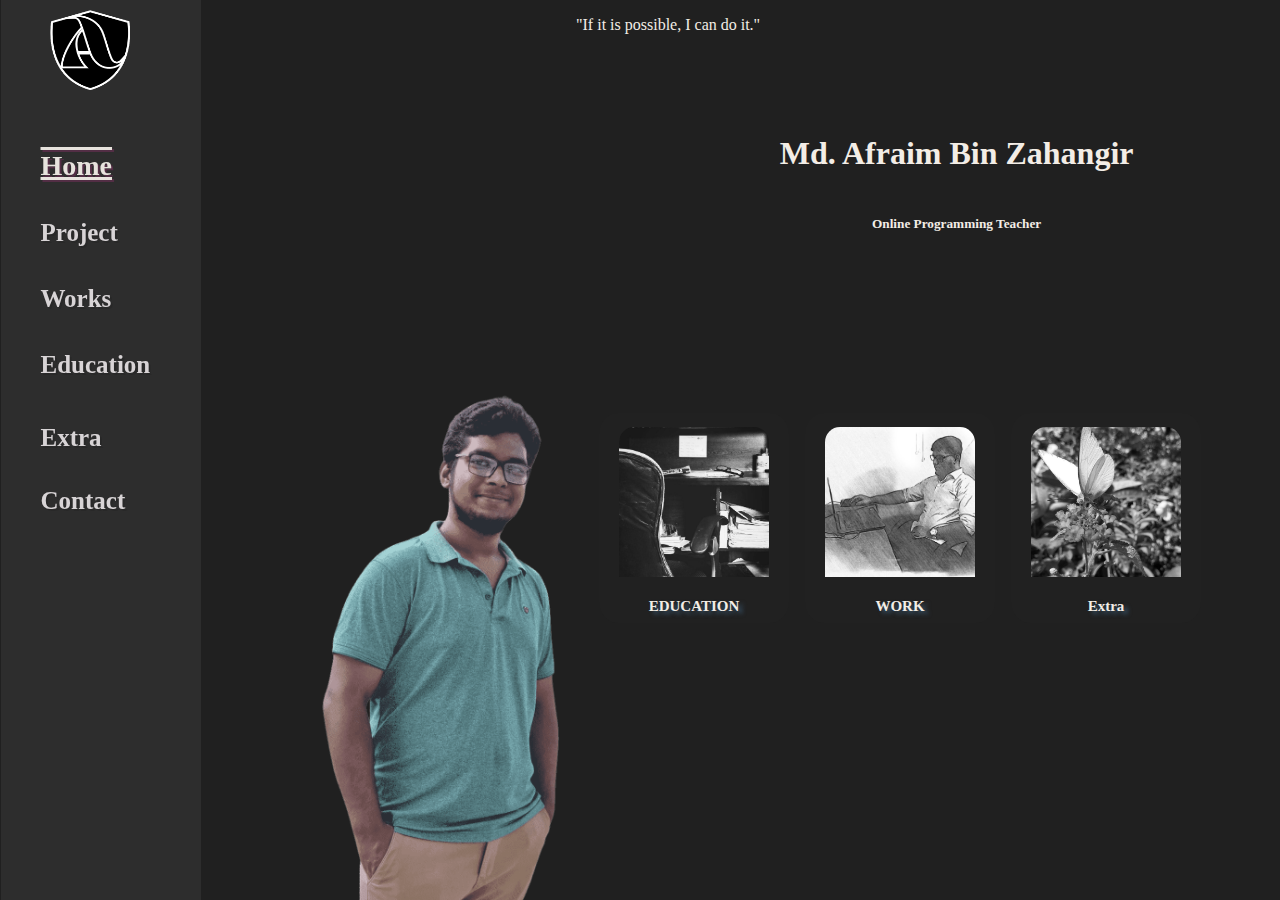
<file: index.html>
<!DOCTYPE html>
<html>
    <head>
        <meta charset="UTF-8">
    <meta http-equiv="X-UA-Compatible" content="IE=edge">
    <meta name="viewport" content="width=device-width, initial-scale=1.0">
        <meta name="viewport" content="width=device-width, initial-scale=1.0">
        <link rel="icon" href="images/logo.png" type="image/gif" sizes="16x16">
        
        <title>
            Md. Afraim Bin Zahangir
        </title>
        <link rel="stylesheet" href="css/style.css">
    </head>

    <body>
        <nav>
            <a class="logo" href="index.html" draggable="false"><img src="images/logo2.png" alt="logo" width="80" height="80" draggable="false"></a>
            <ul>
                <li class="mainlist"><a href="index.html" class="active" >Home</a></li>
                <li class="mainlist"><a href="htmls/project.html">Project</a>
                    <ul class="u1">
                        <li class="extra"><a class="extra1" href="#">Software</a></li>
                        <li class="extra"><a class="extra1" href="#">Hardware</a></li>
                        <li class="extra"><a class="extra1" href="#">Games</a></li>
                    </ul>
                </li>
                <li class="mainlist">
                <a href="htmls/work.html">Works</a>
                    <ul class="u2">
                        <li class="extra"><a class="extra2" href="htmls/work.html#Cocurricular">Co-curricular</a></li>
                        <li class="extra"><a class="extra2" href="htmls/work.html#ExtraCurricular">Extra Curricular</a></li>
                    </ul>
                </li>
                <li class="mainlist"><a href="htmls/education.html">Education</a></li>
                <li class="mainlist"><a href="htmls/extra.html">Extra</a></li>
                <li class="mainlist"><a href="htmls/contact.html">Contact</a></li>
            </ul>

        </nav>
        <div class="nav-toggle" id="nav-toggle" onclick="toggleNav()"><img src="images/logo.png" alt="Toggle Navigation"></div>



        <div class="image profile">
            <img src="images/afraim.png" width="350" alt="Afraim Zahangir" onContextMenu="return false;" draggable="false">
        </div>
        <div class="personal">
            <p id="txt">"If it is possible, I can do it."</p>
            <div class="info">
                <h1>Md. Afraim Bin Zahangir</h1>
                <h5>Online Programming Teacher</h5>
            </div>
            <div class="card-view">
                <div class="card">
                    <a href="htmls/education.html" draggable="false">
                        <img src="images/edu.jpg" width="150" height="150" style="object-fit: cover;" onContextMenu="return false;" draggable="false">
                        <p class="catagory">EDUCATION</p>
                    </a>
                </div>
                <div class="card">
                    <a href="htmls/work.html" draggable="false">
                        <img src="images/work.jpeg" width="150" height="150" style="object-fit: cover;" onContextMenu="return false;" draggable="false">
                        <p class="catagory">WORK</p>
                    </a>
                </div>
                <div class="card">
                    <a href="#" draggable="false">
                        <img src="images/Extra.jpg" width="150" height="150" style="object-fit: cover;" onContextMenu="return false;" draggable="false">
                        <p class="catagory">Extra</p>
                    </a>
                </div> 
            </div>
        </div>

        <script src="js/js.js"></script>

    </body>
</html>
</file>
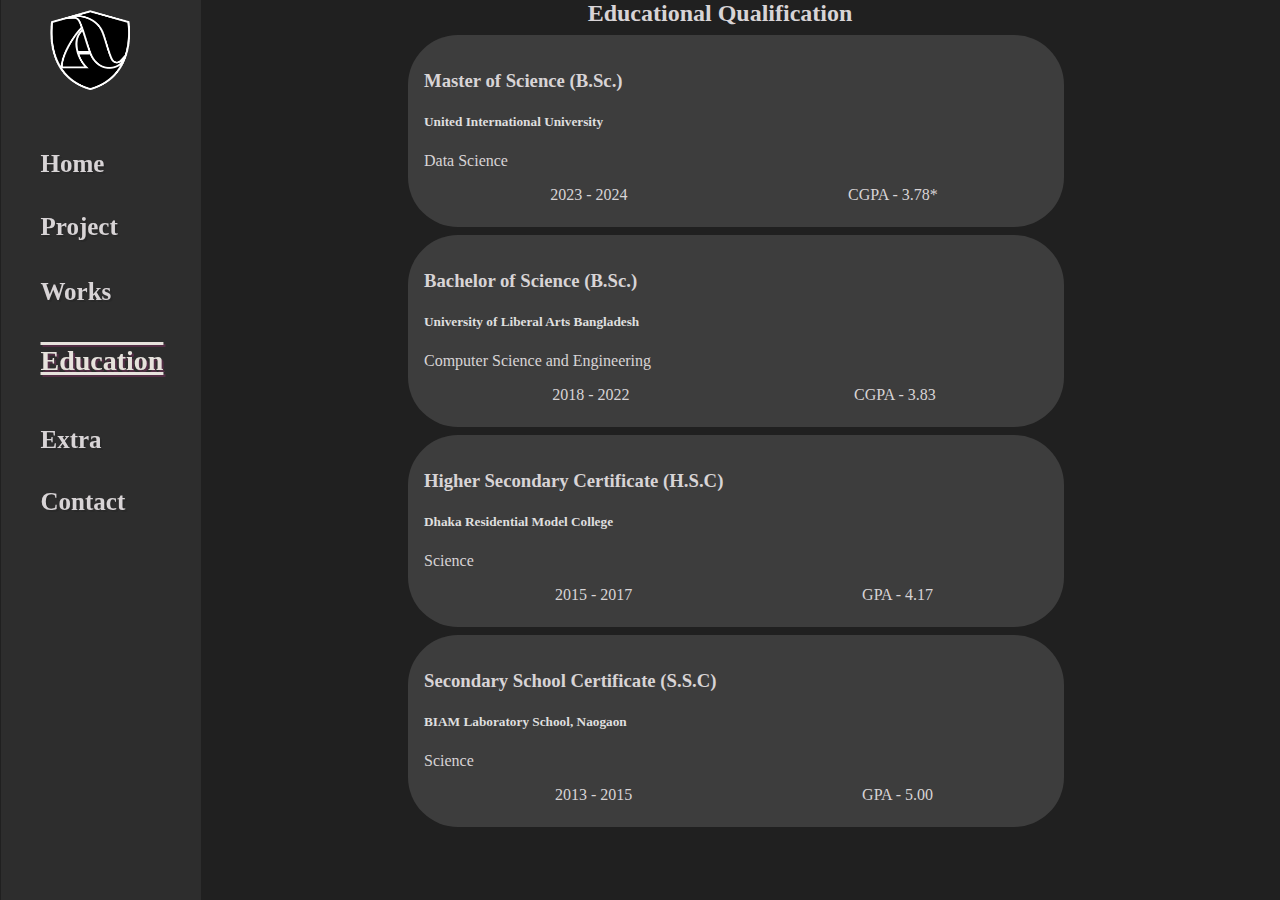
<file: htmls/education.html>
<!DOCTYPE html>
<html lang="en">
<head>
    <meta charset="UTF-8">
    <meta http-equiv="X-UA-Compatible" content="IE=edge">
    <meta name="viewport" content="width=device-width, initial-scale=1.0">
    <link rel="icon" href="../images/logo.png" type="image/gif" sizes="16x16">
    <title>
        Md. Afraim Bin Zahangir
    </title>
    <link rel="stylesheet" href="../css/style.css">
</head>
<body>
    
    <nav>
        <a class="logo" href="../index.html" draggable="false"><img src="../images/logo2.png" alt="logo" width="80" height="80" draggable="false"></a>
        <ul>
            <li class="mainlist"><a href="../index.html">Home</a></li>
            <li class="mainlist"><a href="project.html">Project</a>
                <ul class="u1">
                    <li class="extra"><a class="extra1" href="#">Software</a></li>
                    <li class="extra"><a class="extra1" href="#">Hardware</a></li>
                    <li class="extra"><a class="extra1" href="#">Games</a></li>
                </ul>
            </li>
            <li class="mainlist">
            <a href="work.html">Works</a>
                <ul class="u2">
                    <li class="extra"><a class="extra2" href="work.html#Cocurricular">Co-curricular</a></li>
                    <li class="extra"><a class="extra2" href="work.html#ExtraCurricular">Extra Curricular</a></li>
                </ul>
            </li>
            <li class="mainlist"><a href="education.html" class="active">Education</a></li>
            <li class="mainlist"><a href="extra.html">Extra</a></li>
            <li class="mainlist"><a href="contact.html">Contact</a></li>
        </ul>
    </nav>


    <div class="objective" title="Educational Qualification">
        <h2 class="title" id="Education"> Educational Qualification</h2>
        <div class="details">
            <div class="flex-container">
                <div class="flex-item">
                    <h3>Master of Science (B.Sc.)</h2>
                    <h5 style="color: rgb(223, 223, 223);">United International University</h4>
                        Data Science
                    <div class="flex">
                        <div>
                            2023 - 2024
                        </div>
                        <div>
                            CGPA - 3.78*
                        </div>                           
                    </div>  
                </div>
            </div>
            <div class="flex-container">
                <div class="flex-item">
                    <h3>Bachelor of Science (B.Sc.)</h2>
                    <h5 style="color: rgb(223, 223, 223);">University of Liberal Arts Bangladesh</h4>
                        Computer Science and Engineering
                    <div class="flex">
                        <div>
                            2018 - 2022
                        </div>
                        <div>
                            CGPA - 3.83
                        </div>                           
                    </div>  
                </div>
            </div>
            <div class="flex-container">
                <div class="flex-item">
                    <h3>Higher Secondary Certificate (H.S.C)</h2>
                    <h5 style="color: rgb(223, 223, 223);">Dhaka Residential Model College</h4>
                        Science
                    <div class="flex">
                        <div>
                            2015 - 2017
                        </div>
                        <div>
                            GPA - 4.17
                        </div>                           
                    </div>  
                </div>
            </div>
            <div class="flex-container">
                <div class="flex-item">
                    <h3>Secondary School Certificate (S.S.C)</h2>
                    <h5 style="color: rgb(223, 223, 223);">BIAM Laboratory School, Naogaon</h4>
                        Science
                    <div class="flex">
                        <div>
                            2013 - 2015
                        </div>
                        <div>
                            GPA - 5.00
                        </div>                           
                    </div>  
                </div>
            </div>

            </div>
        </div> 
</body>
</html>
</file>
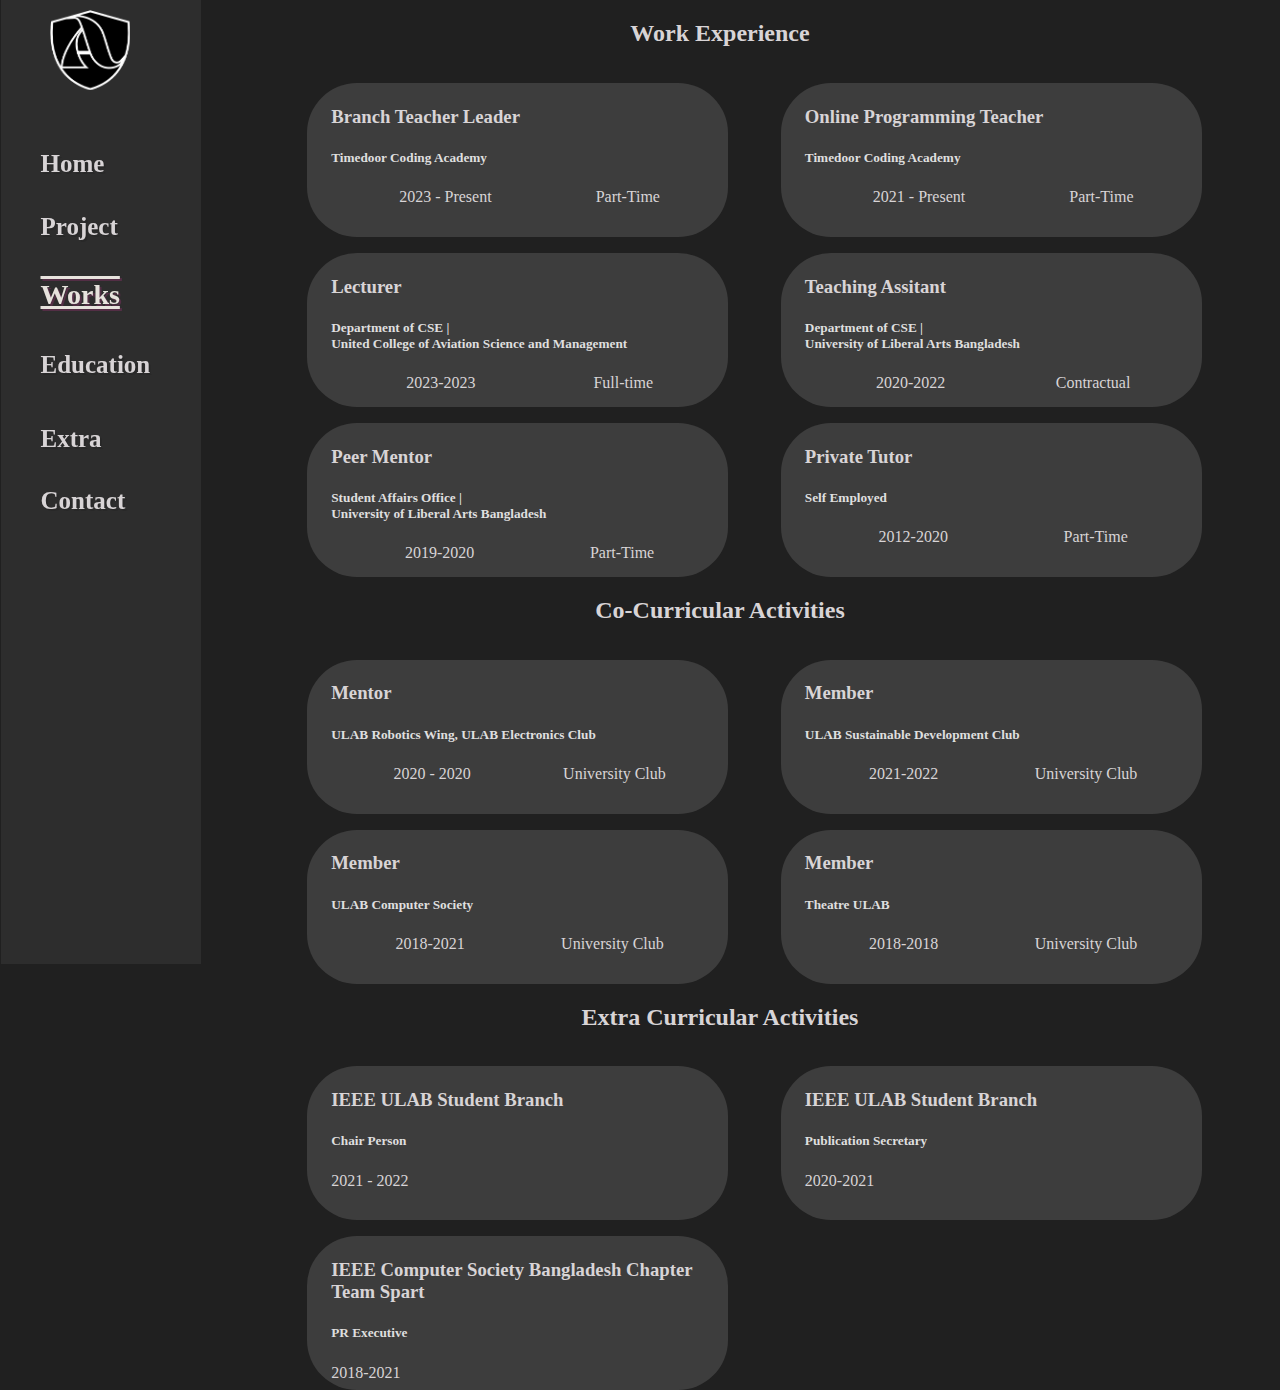
<file: htmls/work.html>
<!DOCTYPE html>
<html lang="en">
<head>
    <meta charset="UTF-8">
    <meta http-equiv="X-UA-Compatible" content="IE=edge">
    <meta name="viewport" content="width=device-width, initial-scale=1.0">
    <link rel="icon" href="../images/logo.png" type="image/gif" sizes="16x16">
    <title>
        Md. Afraim Bin Zahangir
    </title>
    <link rel="stylesheet" href="../css/style.css">
</head>
<body>
    <nav>
        <a class="logo" href="../index.html" draggable="false"><img src="../images/logo2.png" alt="logo" width="80" height="80" draggable="false"></a>
        <ul>
            <li class="mainlist"><a href="../index.html">Home</a></li>
            <li class="mainlist"><a href="project.html">Project</a>
                <ul class="u1">
                    <li class="extra"><a class="extra1" href="#">Software</a></li>
                    <li class="extra"><a class="extra1" href="#">Hardware</a></li>
                    <li class="extra"><a class="extra1" href="#">Games</a></li>
                </ul>
            </li>
            <li class="mainlist">
            <a href="work.html" class="active">Works</a>
                <ul class="u2">
                    <li class="extra"><a class="extra2" href="#Cocurricular">Co-curricular</a></li>
                    <li class="extra"><a class="extra2" href="#ExtraCurricular">Extra Curricular</a></li>
                </ul>
            </li>
            <li class="mainlist"><a href="education.html">Education</a></li>
            <li class="mainlist"><a href="extra.html">Extra</a></li>
            <li class="mainlist"><a href="contact.html">Contact</a></li>
        </ul>
    </nav>

    <div>
        <div class="objective" title="Work">
            <h2 class="title" id="Work"> Work Experience</h2>
            <div class="details-work">
                <div>
                    <div class="flex-item-work">
                        <h3>Branch Teacher Leader</h2>
                        <h5 style="color: rgb(223, 223, 223);">Timedoor Coding Academy</h4>
                        <div class="flex">
                            <div>
                                2023 - Present
                            </div>
                            <div>
                                Part-Time
                            </div>                           
                        </div>  
                    </div>
                </div>
                <div>
                    <div class="flex-item-work">
                        <h3>Online Programming Teacher</h2>
                        <h5 style="color: rgb(223, 223, 223);">Timedoor Coding Academy</h4>
                        <div class="flex">
                            <div>
                                2021 - Present
                            </div>
                            <div>
                                Part-Time
                            </div>                           
                        </div>  
                    </div>
                </div>
                <div>
                    <div class="flex-item-work">
                        <h3>Lecturer</h2>
                        <h5 style="color: rgb(223, 223, 223);">Department of CSE |<br> United College of Aviation Science and Management</h4>
                        <div class="flex">
                            <div>
                                2023-2023
                            </div>
                            <div>
                                Full-time
                            </div>                           
                        </div>  
                    </div>
                </div>
                <div>
                    <div class="flex-item-work">
                        <h3>Teaching Assitant</h2>
                        <h5 style="color: rgb(223, 223, 223);">Department of CSE |<br> University of Liberal Arts Bangladesh</h4>
                        <div class="flex">
                            <div>
                                2020-2022
                            </div>
                            <div>
                                Contractual
                            </div>                           
                        </div>  
                    </div>
                </div>
                <div>
                    <div class="flex-item-work" style="height: 9em;">
                        <h3>Peer Mentor</h2>
                        <h5 style="color: rgb(223, 223, 223);">Student Affairs Office |<br> University of Liberal Arts Bangladesh</h5>
                        <div class="flex">
                            <div>
                                2019-2020
                            </div>
                            <div>
                                Part-Time
                            </div>                           
                        </div>  
                    </div>
                </div>
                <div>
                    <div class="flex-item-work">
                        <h3>Private Tutor</h2>
                        <h5 style="color: rgb(223, 223, 223);">Self Employed</h5>
                        <div class="flex">
                            <div>
                                2012-2020
                            </div>
                            <div>
                                Part-Time
                            </div>                           
                        </div>  
                    </div>
                </div>
                </div>
            </div>
    </div>
    <div id="Cocurricular" style="margin-top: 1em;">
        
        <div class="objective" title="Work">
            <h2 class="title" id="Work"> Co-Curricular Activities</h2>
            <div class="details-work">
                <div>
                    <div class="flex-item-work">
                        <h3>Mentor</h2>
                        <h5 style="color: rgb(223, 223, 223);">ULAB Robotics Wing, ULAB Electronics Club</h4>
                        <div class="flex">
                            <div>
                                2020 - 2020
                            </div>
                            <div>
                                University Club
                            </div>                           
                        </div>  
                    </div>
                </div>
                <div>
                    <div class="flex-item-work">
                        <h3>Member</h2>
                        <h5 style="color: rgb(223, 223, 223);">ULAB Sustainable Development Club</h4>
                        <div class="flex">
                            <div>
                                2021-2022
                            </div>
                            <div>
                                University Club
                            </div>                           
                        </div>  
                    </div>
                </div>
                <div>
                    <div class="flex-item-work">
                        <h3>Member</h2>
                        <h5 style="color: rgb(223, 223, 223);">ULAB Computer Society</h5>
                        <div class="flex">
                            <div>
                                2018-2021
                            </div>
                            <div>
                                University Club
                            </div>                           
                        </div>  
                    </div>
                </div>
                <div>
                    <div class="flex-item-work">
                        <h3>Member</h2>
                        <h5 style="color: rgb(223, 223, 223);">Theatre ULAB</h5>
                        <div class="flex">
                            <div>
                                2018-2018
                            </div>
                            <div>
                                University Club
                            </div>                           
                        </div>  
                    </div>
                </div>
                </div>
            </div>
    </div>
    </div>
    <div id="ExtraCurricular" style="margin-top: 1em;">
        
        <div class="objective" title="Work">
            <h2 class="title" id="Work"> Extra Curricular Activities</h2>
            <div class="details-work">
                <div>
                    <div class="flex-item-work">
                        <h3>IEEE ULAB Student Branch</h2>
                        <h5 style="color: rgb(223, 223, 223);">Chair Person</h4>
                        <div> 2021 - 2022 </div>
                    </div>
                </div>
                <div>
                    <div class="flex-item-work">
                        <h3>IEEE ULAB Student Branch</h2>
                        <h5 style="color: rgb(223, 223, 223);">Publication Secretary</h4>
                        <div> 2020-2021 </div>  
                    </div>
                </div>
                <div>
                    <div class="flex-item-work">
                        <h3>IEEE Computer Society Bangladesh Chapter Team Spart</h2>
                        <h5 style="color: rgb(223, 223, 223);">PR Executive</h5>
                        <div> 2018-2021 </div>  
                    </div>
                </div>
                </div>
            </div>
    </div>
    </div>
</body>
</html>
</file>
<file: css/style.css>
body{
    background-color: rgba(19, 19, 19, 0.945);
    /* background-image: url(../images/background.gif); */
    margin: 0px;
    transition: 700ms ease-in-out;
}
.nav-toggle{
    display: none;
}
.logo img{
    position: fixed;
    top: 10px;
    left: 50px;
    z-index: 1;
}
.logo{
    text-decoration: none;
}
nav ul{
    list-style-type: none;
    width: 50px;
    height: 100%;
}
.mainlist,a{
    display: inline-block;
    align-content: center;
    padding: 5% 0% 25% 0%;
    color: rgb(216, 212, 214);
    font-weight: bolder;
    font-size: 25px;
    margin: 0;
    text-decoration: none;
    text-shadow: 2px 2px rgba(0, 0, 0, 0.103);
}

nav li .u1{
    width: 250px;
    visibility: hidden;
    position: absolute;
    top: 160px;
    left: 15%;
    padding-left: 0px;
    margin-left: 0px;
    z-index: -1;
}
nav li:hover .u1{
    width: 250px;
    height: min-content;
    padding-left: 35px;
    visibility: visible;
    position: absolute;
    top: 160px;
    left: 42%;
    z-index: -1;
    display: flex;
    flex-direction: column;
    word-break: none;
    transition: 800ms ease-in-out;
    text-shadow: 2px 2px rgba(168, 49, 122, 0.308);
}

nav li .u2{
    width: 250px;
    visibility: hidden;
    position: absolute;
    top: 225px;
    left: 15%;
    z-index: -1;
}
nav li:hover .u2{
    z-index: -1;
    width: 250px;
    height: min-content;
    padding-left: 35px;
    visibility: visible;
    position: absolute;
    top: 225px;
    left: 42%;
    display: flex;
    flex-direction: column;
    word-break: none;
    transition: 800ms ease-in-out;
    text-shadow: 2px 2px rgba(168, 49, 122, 0.308);
}
nav li ul a{
    padding: 10%;
    font-size: 20px;
}
nav li ul .extra1:hover{
    font-size: 22px;
}
nav li ul .extra2:hover{
    font-size: 22px;
}
.extra1,.extra{
    background-color: transparent;
}
.extra{
    background-color: rgba(201, 201, 201, 0.010);
}
nav a:hover{
    font-size: 30px;
    display: inline-block;
    color: rgb(231, 227, 221);
    transition: 500ms ease-in-out;
    text-shadow: 1px 1px rgba(168, 49, 122, 0.308);
}
.active{
    display: inline-block;
    color: rgb(231, 227, 221);
    text-decoration: solid 3px overline underline;
    transition: 500ms ease-in-out;
    font-size: 28px;
    text-shadow: 2px 2px rgba(168, 49, 122, 0.308);
}
nav{
    position: fixed;
    padding-top: 5%;
    left: .5px;
    display: block;
    width: 200px;
    height: 100%;
    top: 0px;
    bottom: 0px;
    background-color: rgba(68, 68, 68, 0.363);
}
.profile img{
    width: 15rem;
    left: 25%;
    bottom: 0%;
    z-index: -1;
    position: fixed;
    filter: grayscale(30%);
    -webkit-filter: grayscale(30%);
}
.info{
    display: grid;
    justify-items: center;
    margin-top: 13%;
    position: absolute;
    top: 10%;
    width: 577px;
    left: 50%;
}
.info h1, h5 {
    color: rgb(243, 237, 230);
}
.personal p{
    color: rgb(243, 237, 230);
}
.personal{
    position: absolute;
    left: 45%;
    height: 100vh;
    align-items: center;
}

.card-view{
    position: absolute;
    left: 15px;
    top: 45%;
    display: flex;
    
}
.card{
    z-index: 1;
    cursor: pointer;
    border-radius: 10% 10% 10% 10%;
    width: 180px;
    text-align: center;
    padding: 5px;
    height: 200px;
    margin: 0.5rem;
    background-color: rgba(49, 48, 48, 0.089);
}
.card:hover{
    height: 200px;
    transform: translateY(-35px);
    transition: 350ms ease-in-out;
    -ms-transform: translateY(-35px);
    background-color: rgba(131, 129, 130, 0.192);
}
.card img{
    border-radius: 10% 10% 0% 0%;
    -webkit-filter: grayscale(100%);
    filter: grayscale(100%);
}

.card:hover .catagory{
    color: rgb(216, 212, 214);
    text-shadow: 4px 3px 4px #38546B;
    font-weight: bolder;
    font-size: 20px;
    position: relative;
    transition: 550ms ease-in-out;
    transform: translateY(-25px);
}
.catagory{
    color: rgb(216, 212, 214);
    text-shadow: 4px 3px 4px #38546B;
    font-weight: bolder;
    font-size: 15px;
}

.card a{
    text-decoration: none;
    box-decoration-break: none;
}
.main{
    display: flex;
}

.objective{
    top: 0px;
    margin-left: 10em;
    color:  rgb(216, 212, 214);
    padding: 0;
}
.details-work{
    display: grid;
    grid-template-columns: 37vw 22em;
    justify-content: center;
}

.flex-item {
    width: 50vw;
    height: 11rem;
    background-color: #3d3d3d;
    margin: 0.5em 0em 0em 0em;
    padding: 1em 0 0 1em;
    border-radius: 50px;
}
.flex-item-work{
    width: 31vw;
    height: 9em;
    background-color: #3d3d3d;
    margin: 1em 0em 0px 0;
    padding: 0.25em 0 6px 1.5em;
    border-radius: 50px;}

.flex {
    display: flex;
    justify-content: space-around;
    margin: 1rem;
}
#Education{
margin: 0;
}
h3 {
    display: block;
    font-size: 1.17em;
    margin-block-start: 1em;
    margin-block-end: 1em;
    margin-inline-start: 0px;
    margin-inline-end: 0px;
    font-weight: bold;
}
.title{
    display: flex;
    justify-content: space-around;
}
.flex-container {
    display: flex;
    flex-direction: column;
    gap: 4rem;
    justify-content: space-evenly;
    margin-left: 2rem;
    flex-wrap: wrap;
    align-content: center;
    align-items: center;
}



.Right-center{
    width: 84vw;
    height: auto;
    position: relative;
    color:rgb(216, 212, 214);
    z-index: -1;
}

.Boxes{
    margin-left: 18%;
    margin-top: 10%;
}

@media screen and (max-width: 450px) {
    body{
        height: 100vh;
        width: 100vw;
    }
    .open{
        display: block;
    }
    .logo img{
        position: relative;
        top: 3px;
        left: 18px;
        z-index: 0;
    }
    nav {
        display: none; /* Hide the nav initially on small screens */
        position: fixed;
        top: 0;
        right: 0;
        width: 100%;
        height: 100%;
        background-color: rgba(68, 68, 68, 0.9);
        z-index: 2;
        overflow-y: auto;
    }

    nav ul {
        list-style-type: none;
        padding: 20px;
        text-align: right;
    }

    nav ul li {
        margin-bottom: 20px;
    }

    nav a {
        color: rgb(216, 212, 214);
        text-decoration: none;
        font-size: 18px;
        display: block;
        padding: 10px;
        transition: color 0.3s;
    }

    nav a:hover {
        color: rgb(231, 227, 221);
    }

    .nav-toggle {
        display: block;
        position: fixed;
        top: 10px;
        right: 10px;
        cursor: pointer;
        z-index: 3;
    }

    .nav-toggle img {
        width: 30px;
        height: 30px;
    }

    .nav-toggle.open {
        z-index: 5; /* Ensure it's below the nav */
    }

    .nav-toggle.open + nav {
        display: block; /* Show the nav when the button is clicked */
    }

    .image.profile {
        position: fixed;
        left: 0;
        bottom: 0;
        width: 100%;
        text-align: center;
    }

    .personal {
        padding: 20px;
        margin-top: 100px; /* Adjust as needed */
    }

    .card-view {
        flex-direction: column;
        position: absolute;
        left: 10em;
        top: 45%;
        display: flex;
    }

    .card {
        margin-left: auto;
        margin-right: auto;
        margin-bottom: 20px;
    }
    .personal {
        padding: 20px;
        margin-top: 50vh; /* Adjust as needed */
        transform: translate(0, -50%);
    }

    .info {
            display: grid;
            justify-items: center;
            /* margin-top: 13%; */
            position: absolute;
            /* top: 10%; */
            width: 560px;
            left: -11em;
    }
    .profile img {
        width: 15rem;
        left: 0;
        bottom: 0%;
        z-index: -1;
        position: fixed;
        filter: grayscale(30%);
        -webkit-filter: grayscale(30%);
    }nav li .u1{
        width: 250px;
        visibility: hidden;
        position: absolute;
        top: 160px;
        left: 0%;
        padding-left: 0px;
        margin-left: 0px;
        z-index: -1;
    }
    nav li:hover .u1{
        width: 250px;
        height: min-content;
        padding-left: 35px;
        visibility: visible;
        position: absolute;
        top: 160px;
        left: 9%;
        z-index: -1;
        display: flex;
        flex-direction: column;
        word-break: none;
        transition: 800ms ease-in-out;
        text-shadow: 2px 2px rgba(168, 49, 122, 0.308);
    }
    nav li .u2{
        width: 250px;
        visibility: hidden;
        position: absolute;
        top: 160px;
        left: 0%;
        padding-left: 0px;
        margin-left: 0px;
        z-index: -1;
    }
    nav li:hover .u2{
        width: 250px;
        height: min-content;
        padding-left: 35px;
        visibility: visible;
        position: absolute;
        top: 160px;
        left: 9%;
        z-index: -1;
        display: flex;
        flex-direction: column;
        word-break: none;
        transition: 800ms ease-in-out;
        text-shadow: 2px 2px rgba(168, 49, 122, 0.308);
    }

}
@media screen and (max-width: 520px) {
    body{
        height: 100vh;
        width: 100vw;
    }
    nav {
        display: none; /* Hide the nav initially on small screens */
        position: fixed;
        top: 0;
        right: 0;
        width: 100%;
        height: 100%;
        background-color: rgba(68, 68, 68, 0.9);
        z-index: 2;
        overflow-y: auto;
    }

    nav ul {
        list-style-type: none;
        padding: 20px;
        text-align: right;
    }

    nav ul li {
        margin-bottom: 20px;
    }

    nav a {
        color: rgb(216, 212, 214);
        text-decoration: none;
        font-size: 18px;
        display: block;
        padding: 10px;
        transition: color 0.3s;
    }

    nav a:hover {
        color: rgb(231, 227, 221);
    }

    .nav-toggle {
        display: block;
        position: fixed;
        top: 10px;
        right: 10px;
        cursor: pointer;
        z-index: 3;
    }
    .open{
        display: block;
    }
    .logo img{
        position: relative;
        top: 3px;
        left: 18px;
        z-index: 0;
    }
    .nav-toggle img {
        width: 30px;
        height: 30px;
    }

    .nav-toggle.open {
        z-index: 5; /* Ensure it's below the nav */
    }

    .nav-toggle.open + nav {
        display: block; /* Show the nav when the button is clicked */
    }

    .image.profile {
        position: fixed;
        left: 0;
        bottom: 0;
        width: 100%;
        text-align: center;
    }

    .personal {
        padding: 20px;
        margin-top: 100px; /* Adjust as needed */
    }

    .card-view {
        flex-direction: column;
        position: absolute;
        left: 1em;
        top: 45%;
        display: flex;
    }

    .card {
        margin-left: auto;
        margin-right: auto;
        margin-bottom: 20px;
    }
    .personal {
        padding: 20px;
        margin-top: 50vh; /* Adjust as needed */
        transform: translate(0, -50%);
    }

    .info {
            display: grid;
            justify-items: center;
            /* margin-top: 13%; */
            position: absolute;
            /* top: 10%; */
            width: 560px;
            left: -11em;
    }
    .profile img {
        width: 9rem;
        left: 0;
        bottom: 0%;
        z-index: -1;
        position: fixed;
        filter: grayscale(30%);
        -webkit-filter: grayscale(30%);
    }
    nav a:hover{
        font-size: 30px;
        display: inline-block;
        color: rgb(231, 227, 221);
        transition: 500ms ease-in-out;
        text-shadow: 1px 1px rgba(168, 49, 122, 0.308);
    }
    nav li .u1{
        width: 250px;
        visibility: hidden;
        position: absolute;
        top: 160px;
        left: 0%;
        padding-left: 0px;
        margin-left: 0px;
        z-index: -1;
    }
    nav li:hover .u1{
        width: 250px;
        height: min-content;
        padding-left: 35px;
        visibility: visible;
        position: absolute;
        top: 160px;
        left: 9%;
        z-index: -1;
        display: flex;
        flex-direction: column;
        word-break: none;
        transition: 800ms ease-in-out;
        text-shadow: 2px 2px rgba(168, 49, 122, 0.308);
    }
    nav li .u2{
        width: 250px;
        visibility: hidden;
        position: absolute;
        top: 160px;
        left: 0%;
        padding-left: 0px;
        margin-left: 0px;
        z-index: -1;
    }
    nav li:hover .u2{
        width: 250px;
        height: min-content;
        padding-left: 35px;
        visibility: visible;
        position: absolute;
        top: 160px;
        left: 9%;
        z-index: -1;
        display: flex;
        flex-direction: column;
        word-break: none;
        transition: 800ms ease-in-out;
        text-shadow: 2px 2px rgba(168, 49, 122, 0.308);
    }
}
</file>
